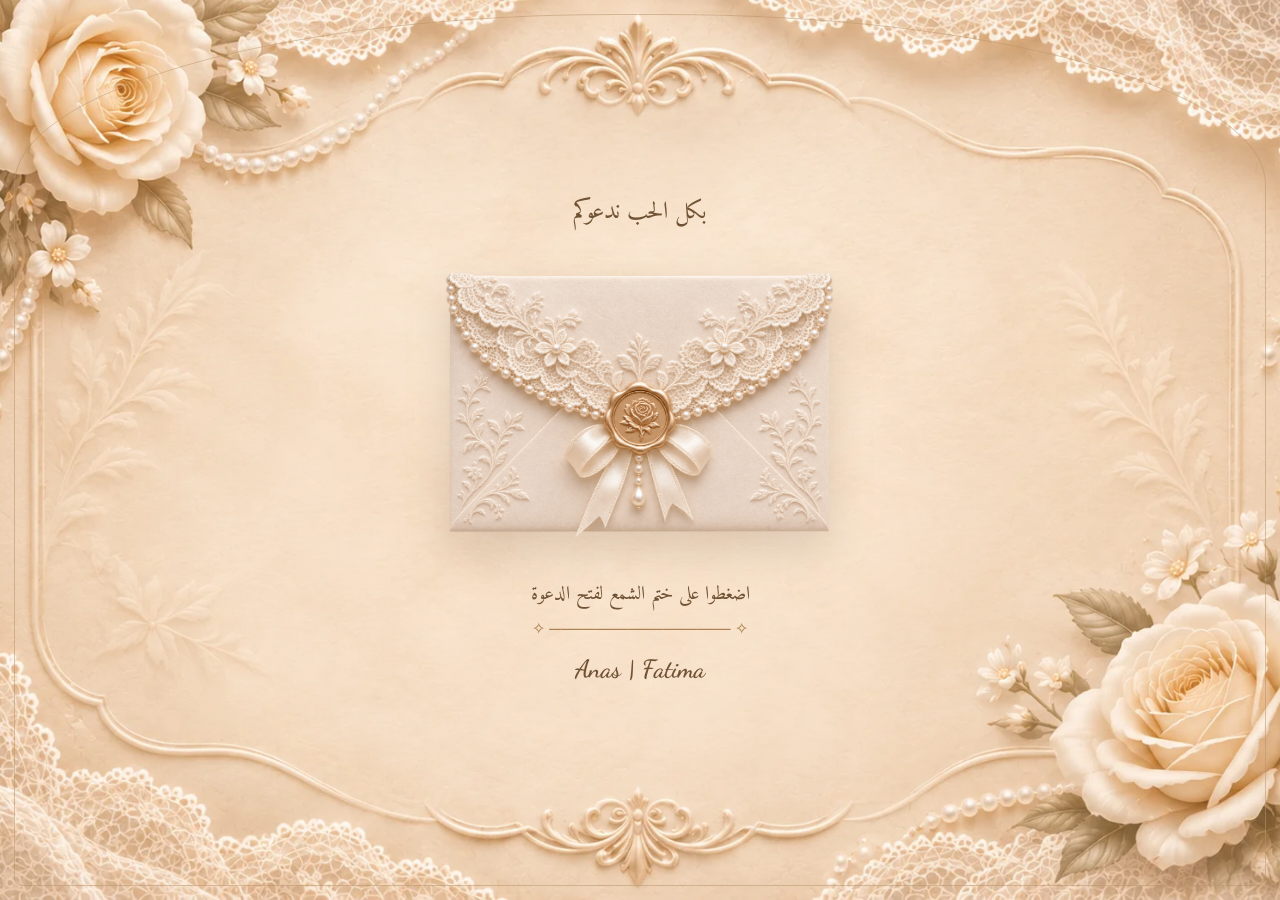
<file: index.html>
<!doctype html>
<html lang="ar" dir="rtl">
<head>
<meta charset="utf-8"><meta name="viewport" content="width=device-width,initial-scale=1">
<meta name="theme-color" content="#ead8c3"><title>دعوة زفاف أنس وفاطمة</title>
<link rel="preconnect" href="https://fonts.googleapis.com">
<link href="https://fonts.googleapis.com/css2?family=Great+Vibes&display=swap" rel="stylesheet">
<link href="https://fonts.googleapis.com/css2?family=Amiri:wght@400;700&family=Cairo:wght@400;500;600;700&display=swap" rel="stylesheet">
<link href="https://fonts.googleapis.com/css2?family=Dancing+Script:wght@400;500;600;700&display=swap" rel="stylesheet">
<link rel="stylesheet" href="style.css">
</head>
<body class="cover-page">
<main class="cover">
  <div class="cover-lace top-lace"></div><div class="cover-lace bottom-lace"></div>
  <div class="cover-flowers flower-left" aria-hidden="true"></div><div class="cover-flowers flower-right" aria-hidden="true"></div>
  <div class="cover-pearl-line" aria-hidden="true"></div>
  <p class="eyebrow">بكل الحب ندعوكم</p>
  <div class="cover-envelope" id="coverEnvelope">
    <a href="invitation.html">
    <img src="assets/lace.webp" alt="ظرف دعوة زفاف مزين بالدانتيل واللؤلؤ والورد" class="envelope-art"></a>
    
  </div>
  <p class="open-hint">اضغطوا على ختم الشمع لفتح الدعوة</p>
  <div class="tiny-ornament">✧ ──────────────── ✧</div>
  <p class="cover-date">Anas <span>|</span> Fatima</p>
</main>
<script>
document.getElementById('openInvitation').addEventListener('click',()=>{
  document.getElementById('coverEnvelope').classList.add('opened');
  setTimeout(()=>location.href='invitation.html',650);
});
</script>
</body></html>
</file>
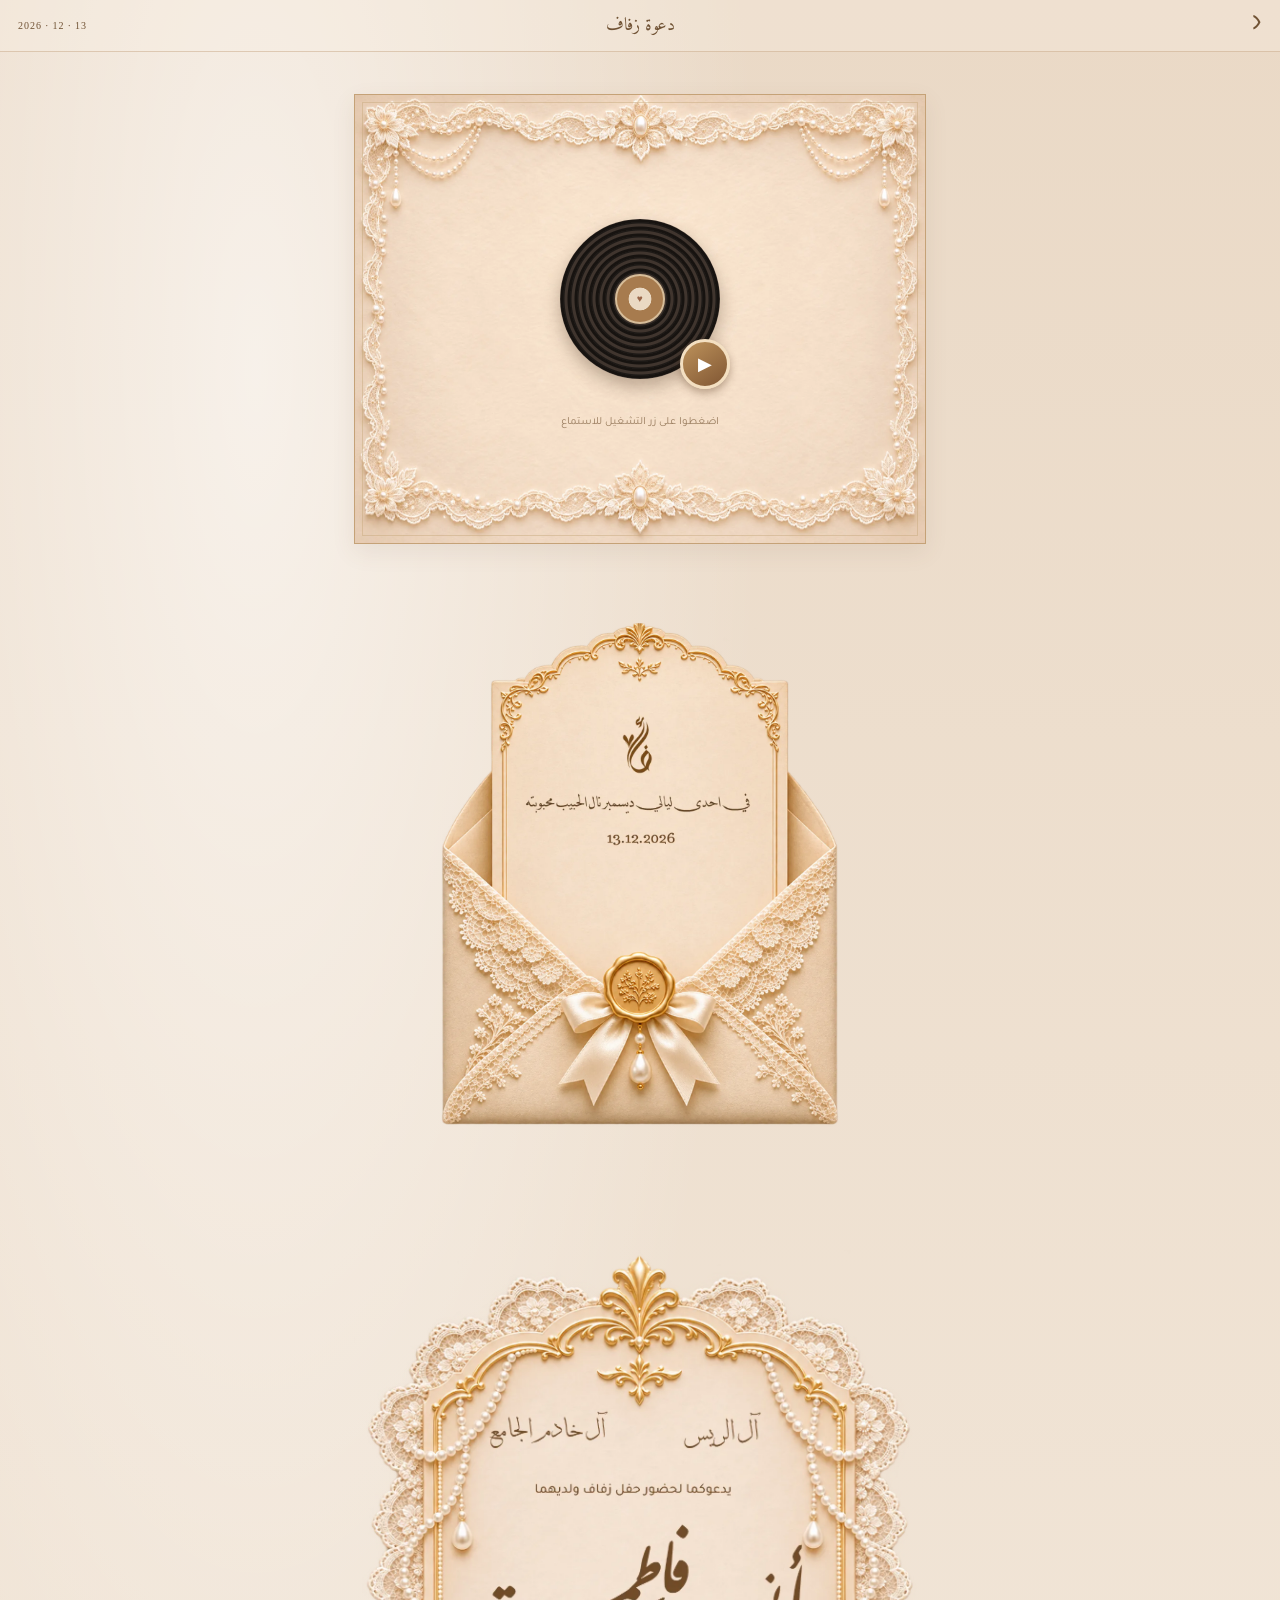
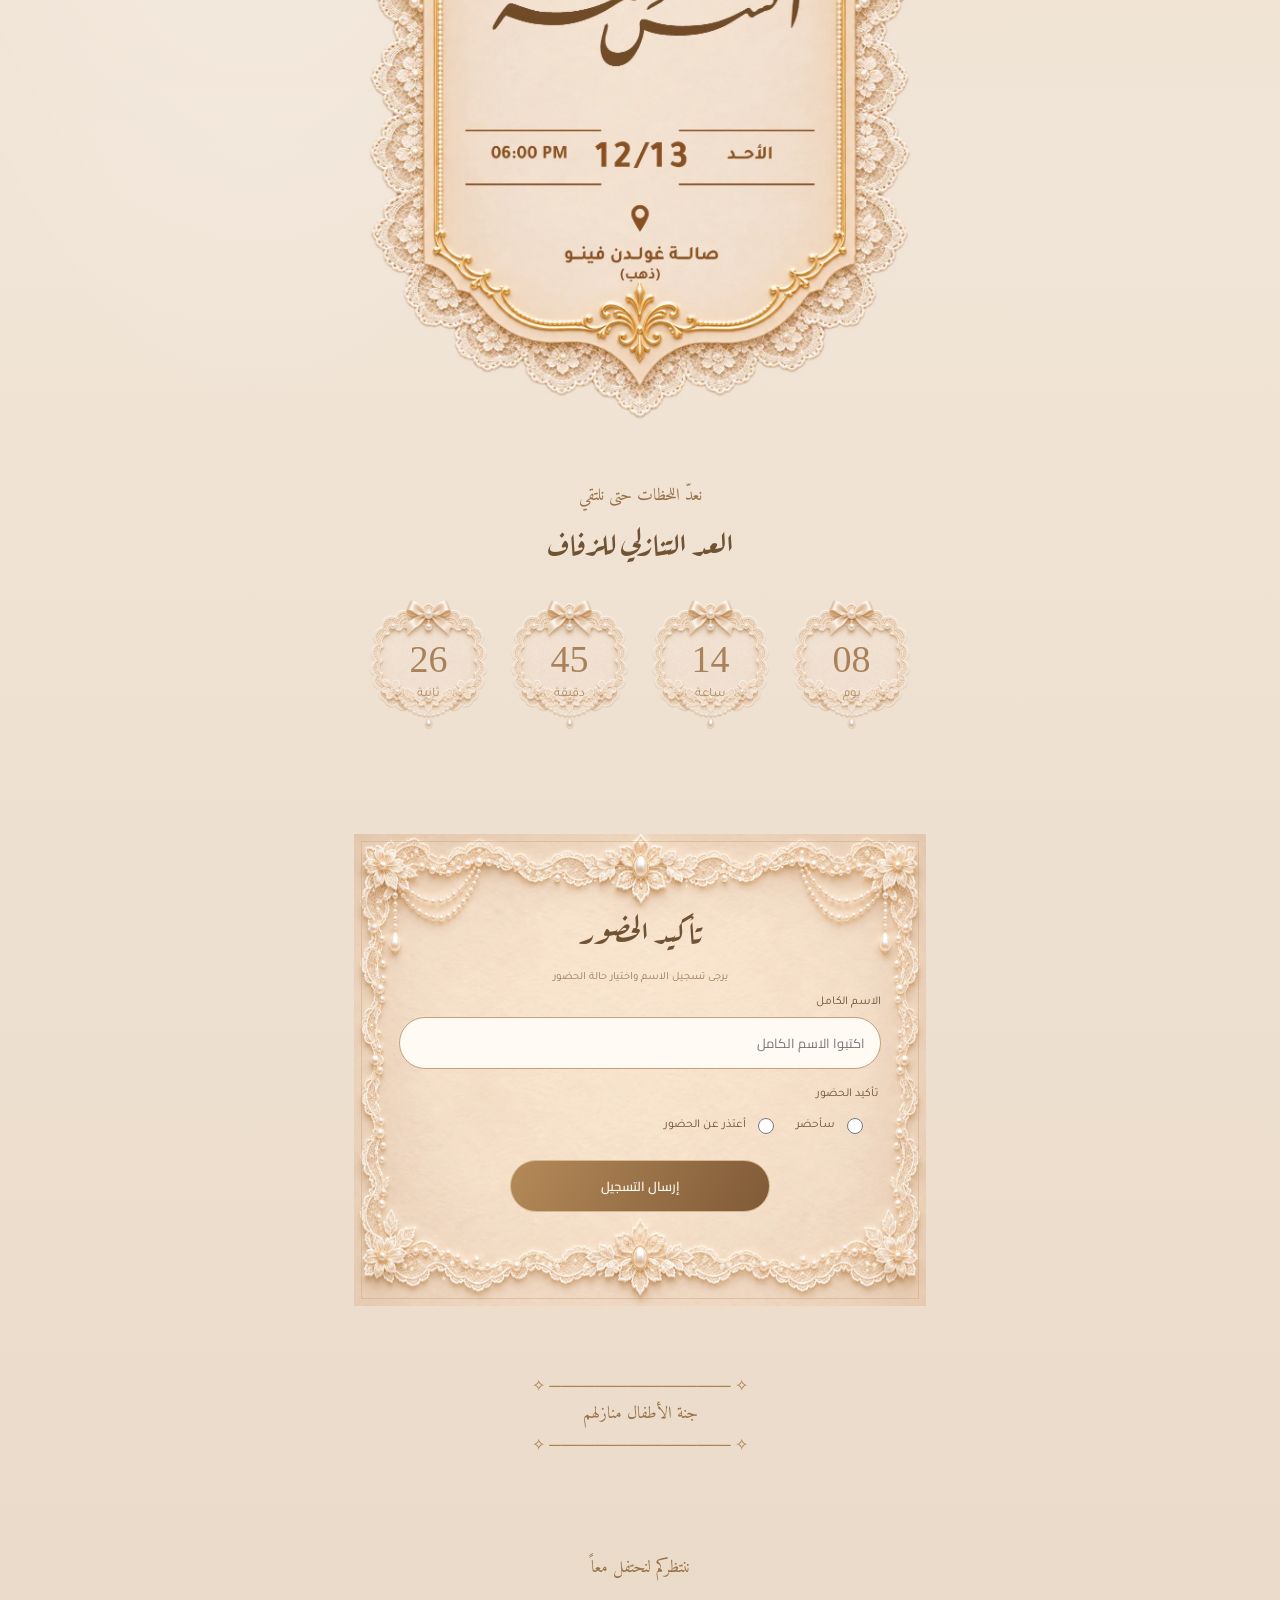
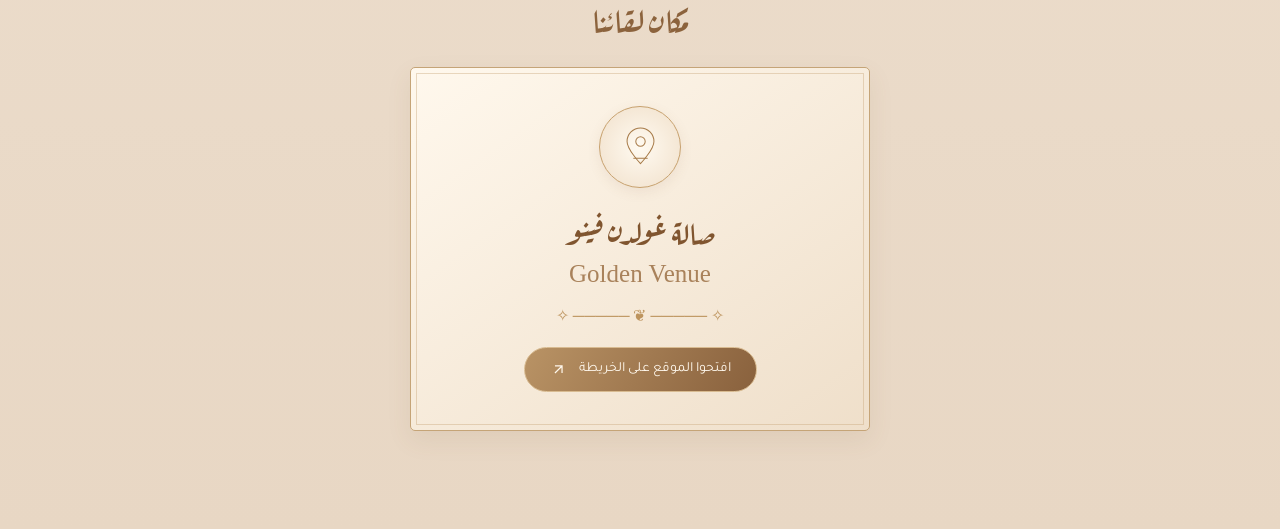
<file: invitation.html>
<!doctype html>
<html lang="ar" dir="rtl">
<head>
<meta charset="utf-8"><meta name="viewport" content="width=device-width,initial-scale=1">
<meta name="theme-color" content="#ead8c3"><title>أنس وفاطمة | دعوة الزفاف</title>
<link rel="preconnect" href="https://fonts.googleapis.com">
<link href="https://fonts.googleapis.com/css2?family=Aref+Ruqaa:wght@400;700&family=Tajawal:wght@400;500;600;700&display=swap" rel="stylesheet">
<link href="https://fonts.googleapis.com/css2?family=Amiri:wght@400;700&family=Cairo:wght@400;500;600;700&display=swap" rel="stylesheet">
<link rel="stylesheet" href="style.css">
</head>
<body class="invite-page">
<header class="topbar"><a href="index.html" aria-label="العودة">‹</a><span>دعوة زفاف</span><small>13 · 12 · 2026</small></header>
<main class="page">
  
  <section class="music-section parchment">
    <div class="record-area">
      <div class="record" id="record"><div class="record-center"><span>♥</span> </div></div>
      <button id="playMusic" class="play-button" aria-label="تشغيل الأغنية">▶</button>
    </div> 
    <p class="helper">اضغطوا على زر التشغيل للاستماع </p>
    <audio id="weddingAudio" preload="none">
  <source src="assets/wedding-song.m4a" type="audio/mp4">
</audio>
  </section>

  <figure class="artwork">
    <img src="assets/openedenvo.webp" alt="تصميم دعوة أنس وفاطمة بزخارف الدانتيل والورد واللؤلؤ والظرف والأسطوانة" style="    margin-top: -75px;
    margin-bottom: -25px;">
  </figure>


    <img class="invitation-image" src="assets/invitation.webp" alt="تصميم دعوة أنس وفاطمة بزخارف الدانتيل والورد واللؤلؤ والظرف والأسطوانة">


 
<section class="countdown-section">
  <p class="section-kicker">نعدّ اللحظات حتى نلتقي</p>
  <h2>العد التنازلي للزفاف</h2>

  <div class="countdown">

    <div class="time-card">
      <b id="days">--</b>
      <small>يوم</small>
    </div>

    <div class="time-card">
      <b id="hours">--</b>
      <small>ساعة</small>
    </div>

    <div class="time-card">
      <b id="minutes">--</b>
      <small>دقيقة</small>
    </div>

    <div class="time-card">
      <b id="seconds">--</b>
      <small>ثانية</small>
    </div>

  </div>

</section>

  <section class="rsvp-section parchment">
    <h2>تأكيد الحضور</h2>
    <p class="helper">يرجى تسجيل الاسم واختيار حالة الحضور</p>
    <form id="rsvpForm">
      <label for="guestName">الاسم الكامل</label>
      <input id="guestName" name="name" type="text" placeholder="اكتبوا الاسم الكامل" autocomplete="name" required>
      <fieldset><legend>تأكيد الحضور</legend>
        <label class="radio"><input type="radio" name="attendance" value="سأحضر" required><span>سأحضر</span></label>
        <label class="radio"><input type="radio" name="attendance" value="أعتذر عن الحضور"><span>أعتذر عن الحضور</span></label>
      </fieldset>
      <button class="submit" type="submit">إرسال التسجيل</button>
      <p id="formStatus" class="status" role="status"></p>
    </form>
  </section>
<section class="venue-section">
  <div class="tiny-ornament">✧ ──────────────── ✧</div>
  <p class="section-kicker">جنة الأطفال منازلهم</p>
    <div class="tiny-ornament">✧ ──────────────── ✧</div>
  </div>
  </section>

<section class="venue-section">
  <p class="section-kicker">ننتظركم لنحتفل معاً</p>
  <h2>مكان لقائنا</h2>

  <div class="venue-card">

    <div class="venue-icon">
      <svg viewBox="0 0 64 64" aria-hidden="true">
        <path d="M32 56S12 35 12 23a20 20 0 1 1 40 0C52 35 32 56 32 56Z"/>
        <circle cx="32" cy="23" r="7"/>
        <path d="M22 48h20"/>
      </svg>
    </div>

    <h3>صالة غولدن فينو</h3>
    <p class="venue-english">Golden Venue</p>

    <div class="venue-divider">
      ✧ ───── ❦ ───── ✧
    </div>

    <a
      href="https://maps.app.goo.gl/zLpwi5FoXKpfQ9C4A"
      target="_blank"
      rel="noopener noreferrer"
      class="venue-button">
      <span>افتحوا الموقع على الخريطة</span>
      <svg viewBox="0 0 24 24" aria-hidden="true">
        <path d="M7 17 17 7M7 7h10v10"/>
      </svg>
    </a>

</section>



 
</main>
<script src="config.js"></script><script src="app.js"></script>
</body></html>
</file>
<file: style.css>
*{box-sizing:border-box} :root{--ink:#705234;--gold:#a77b49;--gold2:#c9a779;--paper:#f8efe3;--bg:#ead9c6}
html{scroll-behavior:smooth}body{margin:0;color:var(--ink);font-family:"Cairo",sans-serif}
.cover-page{background:var(--bg)}
@font-face {
  font-family: "Bickham";
  src: url("assets/fonts/BickhamScriptPro3.woff2")
       format("woff2");
  font-weight: normal;
  font-style: normal;
  font-display: swap;
}
.cover{min-height:100svh;position:relative;overflow:hidden;display:flex;flex-direction:column;align-items:center;justify-content:center;padding:42px 18px;background:radial-gradient(ellipse at 50% 30%,#fff8,transparent 50%),linear-gradient(150deg,#f2e7da,#e5d2bd)}
.cover:before{content:"";position:absolute;inset:14px;border:1px solid #b9956c88;border-radius:48% 48% 8px 8px/170px 170px 8px 8px}
.cover-lace{position:absolute;left:0;right:0;height:120px;opacity:.62;background-image:url("assets/invitation-art.webp");background-size:cover;background-position:top;mask-image:linear-gradient(#000,transparent)}
.top-lace{top:0}.bottom-lace{bottom:0;transform:rotate(180deg)}
.cover-flowers{position:absolute;width:150px;height:190px;background-image:url("assets/Ivory-Rose-and-Golden-Blossoms.webp");background-size:450px auto;background-repeat:no-repeat;opacity:.9;pointer-events:none}
.flower-left{left:-22px;top:6%;background-position:left top}.flower-right{right:-25px;bottom:3%;background-position:right bottom}
.cover-pearl-line{position:absolute;right:-55px;top:12%;height:280px;width:100px;border:6px dotted #fff9ef;border-left:0;border-radius:0 100% 100% 0;filter:drop-shadow(1px 1px 2px #987b5a)}
.eyebrow{font:24px "Amiri",serif;z-index:1;margin:0 0 18px}
.cover-envelope{width:min(88vw,430px);position:relative;z-index:1;transition:transform .6s,opacity .6s;filter:drop-shadow(0 18px 22px #65472e30)}
.envelope-art{width:100%;height:auto;display:block;border-radius:5px;mix-blend-mode:multiply}
.wax-seal{position:absolute;left:50%;top:66%;transform:translate(-50%,-50%);width:66px;height:66px;border-radius:50%;border:4px solid #d6b581;background:radial-gradient(circle at 30% 25%,#dfbd8b,#986a3d 72%);color:#fff1d9;font:30px "Amiri",serif;box-shadow:0 4px 10px #53351f77;cursor:pointer}
.opened{transform:scale(1.04) translateY(-12px);opacity:.1}
.open-hint{font:19px "Amiri",serif;margin:23px 0 8px;z-index:1}.tiny-ornament{color:var(--gold);z-index:1}.cover-date{font-size:25px;margin-top:16px;z-index:1; font-family: "Dancing Script", cursive;
  font-weight: 600;
}
.invite-page{background:#ead9c6;background-image:radial-gradient(ellipse at 20% 10%,#fff9,transparent 35%),linear-gradient(180deg,#ead9c6,#f1e5d7 48%,#e8d7c4)}
.topbar{height:52px;display:flex;align-items:center;justify-content:center;position:relative;border-bottom:1px solid #b9956c66;background:#f8efe355}
.topbar a{position:absolute;right:18px;color:var(--ink);font-size:34px;text-decoration:none}.topbar span{font:18px "Amiri",serif}.topbar small{position:absolute;left:18px;font:10px Georgia;letter-spacing:.1em}
.page{width:min(100%,600px);margin:auto;padding:12px 14px 28px}

.artwork {
  width: 100%;
  margin: 0 auto 20px;
  display: flex;
  justify-content: center;
  align-items: center;
  overflow: visible;
}

.artwork img {
  display: block;
  width: min(100%, 432px);
  max-width: 100%;
  height: auto;
  margin: 0 auto;
  transform: rotate(0deg);
}

.parchment{background-image:url(assets/Elegant-Vintage-Parchment.webp);border:1px solid #c5a277;box-shadow:0 8px 22px #73563f18;position:relative}
.parchment:before{content:"";position:absolute;inset:7px;border:1px solid #c6a77b77;pointer-events:none}
.live-details{text-align:center;padding:30px 20px;margin:60px 0 36px}
.ornament{font:28px "Amiri";color:var(--gold)}.poem{font:700 28px/1.6 "Amiri",serif;margin:5px 0}
.date{font:32px Georgia;letter-spacing:.08em;margin:8px 0 12px}.thin-rule{height:1px;background:#c5a277;width:60%;margin:15px auto}
.family{font:24px "Amiri",serif;margin:10px}.family span{color:var(--gold);padding:0 8px}.invite-copy{font:17px "Amiri",serif;margin:6px}
.live-details h1{font:700 48px "Amiri",serif;margin:0 0 12px}.live-details h1 i{font:italic 22px Georgia;color:var(--gold)}
.details-grid{display:grid;grid-template-columns:repeat(3,1fr);gap:4px;border-top:1px solid #c5a277;border-bottom:1px solid #c5a277;padding:13px 0}
.details-grid>div,.details-grid>a{display:flex;flex-direction:column;gap:4px;align-items:center;text-decoration:none;color:var(--ink);border-left:1px solid #c5a27766}.details-grid>*:last-child{border:0}
.details-grid b{font-size:21px;color:var(--gold)}.details-grid span{font:15px "Amiri",serif}.details-grid small{font-size:10px;color:#9a7958}
.closing{font:23px "Amiri",serif;margin:18px 0 0}
.music-section{text-align:center;padding:25px 20px;margin:0 0 38px}
.section-kicker{font:17px "Amiri",serif;color:#987248;margin:0 0 6px}
h2{font:27px "Amiri",serif;font-weight:400;margin:5px 0 18px}
.record-area{width:180px;height:180px;margin:10px auto 16px;position:relative;display:grid;place-items:center}
.record{width:160px;height:160px;border-radius:50%;background:repeating-radial-gradient(circle,#171310 0 2px,#40352e 3px 5px,#1d1916 6px 7px);box-shadow:0 8px 17px #49301f55;display:grid;place-items:center}
.record:after{content:"";position:absolute;width:46px;height:46px;border-radius:50%;background:radial-gradient(circle,#ead9c3 0 34%,#a77b4e 36% 100%);border:2px solid #d7bd99}
.record-center{z-index:1;font:10px Georgia;color:#694b2d}.record-center span{color:#986548}
.record.playing{animation:spin 5s linear infinite}
.play-button{position:absolute;bottom:0;right:0;width:50px;height:50px;border:3px solid #f3dfc1;border-radius:50%;background:linear-gradient(145deg,#bd925b,#805633);color:white;font-size:18px;cursor:pointer;box-shadow:0 4px 9px #5b3d2366}
.helper{font-size:11px;color:#987b5d}.youtube-player{width:100%;aspect-ratio:16/9;margin:16px auto 0}.youtube-player iframe{width:100%;height:100%;border:0;border-radius:8px}

.countdown-section {
  text-align: center;
  margin: 30px auto 45px;
  padding: 25px 10px;
}

.countdown {
  display: grid;
  grid-template-columns: repeat(4, minmax(0, 1fr));
  gap: 12px;
  direction: rtl;
  width: 100%;
  max-width: 820px;
  margin: 35px auto;
}

.time-card {
  position: relative;
  aspect-ratio: 1 / 1;
  min-width: 0;
  display: flex;
  flex-direction: column;
  align-items: center;
  justify-content: center;
  gap: 5px;
  background: url("assets/countdown-frame.webp") center / 100% 100% no-repeat;
  padding: 22px 10px 12px;
  box-sizing: border-box;
}

.time-card b {
  color: #A9825B;
  font: 400 clamp(23px, 4vw, 38px) Georgia, serif;
  line-height: 1.2;
  z-index: 1;
}

.time-card small {
  color: #B18B68;
  font-size: 13px;
  z-index: 1;
}

@media (max-width: 480px) {
  .countdown {
    gap: 3px;
  }

  .time-card {
    padding: 20px 3px 10px;
  }

  .time-card b {
    font-size: 23px;
  }

  .time-card small {
    font-size: 10px;
  }
}

.rsvp-section{text-align:center;padding:66px 45px;margin-bottom:28px}
#rsvpForm{text-align:right;position:relative}#rsvpForm>label,fieldset legend{font-size:12px;margin-bottom:8px;display:block}
#guestName{width:100%;border:1px solid #c5a277;border-radius:30px;padding:13px 15px;background:#fffaf4;font:13px "Cairo",sans-serif;color:var(--ink);outline:none}
fieldset{border:0;padding:0;margin:18px 0}fieldset legend{margin-bottom:9px}
.radio{display:inline-flex;align-items:center;gap:7px;margin:5px 15px 5px 0;font-size:12px}.radio input{accent-color:#987248;width:16px;height:16px}
.submit{display:block;width:min(100%,260px);margin:10px auto 0;padding:13px;border:1px solid #d6b98e;border-radius:30px;background:linear-gradient(120deg,#b48a59,#805a37);color:#fff8ed;font:600 13px "Cairo",sans-serif;cursor:pointer}
.status{text-align:center;font-size:11px;min-height:18px;margin:10px 0 0}
footer{text-align:center;color:#98744f;padding:5px 0 30px;font:24px "Amiri",serif}footer p{margin:2px;font-size:21px}footer small{font:10px Georgia;letter-spacing:.08em}
@keyframes spin{to{transform:rotate(360deg)}}
@media(max-width:370px){.page{padding-left:9px;padding-right:9px}.artwork{margin-left:-9px;margin-right:-9px}.poem{font-size:24px}.live-details h1{font-size:41px}.details-grid span{font-size:13px}.countdown{gap:4px}.countdown b{font-size:23px}}
@media(prefers-reduced-motion:reduce){html{scroll-behavior:auto}*,*:before,*:after{animation:none!important;transition:none!important}}
.youtube-player {
  position: absolute !important;
  width: 1px !important;
  height: 1px !important;
  overflow: hidden !important;
  opacity: 0 !important;
  pointer-events: none !important;
  clip-path: inset(50%);
}

.youtube-player iframe {
  width: 1px;
  height: 1px;
  border: 0;
}
.music-section {
  background-image: url("assets/Elegant-Vintage-Parchment.webp");
  background-size: 100% 100%;
  background-position: center;
  background-repeat: no-repeat;

  width: 100%;
  min-height: 450px;
  box-sizing: border-box;

  display: flex;
  flex-direction: column;
  align-items: center;
  justify-content: center;

  padding: 65px 55px;
  margin: 30px auto;
}
.invitation-image {
  display: block;
  width: 100%;
  max-width: 600px;
  height: auto;
  margin: 0 auto;
  object-fit: contain;
}
.rsvp-section {
  background-color: transparent;
  background-size: 100% 100%;
  background-repeat: no-repeat;
  background-position: center;
  border: none;
  box-shadow: none;
}
/* النصوص */
body {
  font-family: "Tajawal", sans-serif;
}
.cover {
  background:
    linear-gradient(rgba(246, 232, 215, .12), rgba(246, 232, 215, .12)),
    url("assets/cover-background.webp") center / cover no-repeat;
}
.cover-flowers,
.cover-lace,
.cover-pearl-line {
  display: none;
}

/* العناوين بطابع Vintage */
h1,
h2,
h3,
footer
{
  font-family: "Aref Ruqaa", serif;
  font-weight: 400;
}

/* حجم العناوين */
h2 {
  font-size: 32px;
  line-height: 1.5;
}

/* عنوان الدعوة الرئيسي */
.live-details h1 {
  font-family: "Aref Ruqaa", serif;
  font-size: 48px;
}
.venue-section {
  width: 100%;
  text-align: center;
  margin: 45px auto;
  padding: 25px 12px;
}

.venue-section h2 {
  font-family: "Aref Ruqaa", serif;
  font-size: 34px;
  color: #8c633d;
  margin: 8px 0 25px;
}

.venue-card {
  position: relative;
  width: 100%;
  max-width: 460px;
  margin: auto;
  padding: 38px 20px;
  text-align: center;
  background: linear-gradient(145deg, #fff8ed, #efdfca);
  border: 1px solid #c5a477;
  box-shadow: 0 9px 25px #80604418;
  outline: 1px solid #c5a47766;
  outline-offset: -7px;
  border-radius: 5px;
}

.venue-icon {
  width: 82px;
  height: 82px;
  margin: 0 auto 17px;
  display: grid;
  place-items: center;
  border: 1px solid #c7a16e;
  border-radius: 50%;
  background: radial-gradient(circle, #fffaf1, #f0dfc9);
  box-shadow: 0 4px 13px #87613b18;
}

.venue-icon svg {
  width: 43px;
  height: 43px;
  fill: none;
  stroke: #a77b49;
  stroke-width: 1.5;
  stroke-linecap: round;
  stroke-linejoin: round;
}

.venue-card h3 {
  font-family: "Aref Ruqaa", serif;
  font-size: 32px;
  font-weight: 400;
  color: #80552f;
  margin: 8px 0 2px;
}

.venue-english {
  font-family: "Great Vibes", cursive;
  font-size: 25px;
  color: #a9825b;
  margin: 5px 0 15px;
}

.venue-divider {
  color: #bd945e;
  font-size: 16px;
  margin: 18px auto;
}

.venue-button {
  display: flex;
  width: fit-content;
  max-width: 100%;
  margin: 0 auto;
  padding: 13px 25px;
  align-items: center;
  justify-content: center;
  gap: 12px;
  background: linear-gradient(120deg, #b99365, #89613d);
  border: 1px solid #d8bb91;
  border-radius: 35px;
  color: #fff8ed !important;
  text-decoration: none !important;
  font-family: "Tajawal", sans-serif;
  font-size: 14px;
  transition: .3s ease;
}

.venue-button svg {
  width: 17px;
  height: 17px;
  fill: none;
  stroke: currentColor;
  stroke-width: 1.7;
}

.venue-button:hover {
  transform: translateY(-3px);
  box-shadow: 0 7px 15px #805a3730;
}

/* =================================
   LUXURY WEDDING TRANSITIONS
================================= */

/* ظهور الأقسام تدريجياً */
.js-transitions .artwork,
.js-transitions .invitation-image,
.js-transitions .music-section,
.js-transitions .countdown-section,
.js-transitions .rsvp-section,
.js-transitions .venue-section,
.js-transitions footer {
  opacity: 0;
  transform: translateY(24px);
  transition:
    opacity 1s ease,
    transform 1s cubic-bezier(.22,.61,.36,1);
}

/* عندما يظهر القسم */
.js-transitions .is-visible {
  opacity: 1;
  transform: translateY(0);
}

/* ظهور العناوين بتأخير بسيط */
.js-transitions .section-kicker,
.js-transitions h2 {
  transition:
    opacity 1.1s ease,
    transform 1.1s ease;
}

/* الصور تظهر بنعومة */
.artwork img,
.invitation-image {
  transition: transform 1.2s ease;
 
}

/* حركة خفيفة عند مرور الماوس */
@media (hover: hover) {
  .venue-button,
  .submit {
    transition:
      transform .35s ease,
      box-shadow .35s ease;
  }

  .venue-button:hover,
  .submit:hover {
    transform: translateY(-2px);
  }
}

/* انتقال الصفحة عند فتحها */
body {
  animation: pageFadeIn .9s ease both;
}

@keyframes pageFadeIn {
  from {
    opacity: 0;
  }
  to {
    opacity: 1;
  }
}

/* احترام إعدادات تقليل الحركة */
@media (prefers-reduced-motion: reduce) {
  *,
  *::before,
  *::after {
    animation-duration: .01ms !important;
    transition-duration: .01ms !important;
    scroll-behavior: auto !important;
  }

  .js-transitions .artwork,
  .js-transitions .invitation-image,
  .js-transitions .music-section,
  .js-transitions .countdown-section,
  .js-transitions .rsvp-section,
  .js-transitions .venue-section,
  .js-transitions footer {
    opacity: 1;
    transform: none;
  }
}
.cover-envelope,
.closed-envelope {
  transition:
    transform 1s cubic-bezier(.22,.61,.36,1),
    opacity 1s ease;
}

.cover-envelope.opened,
.closed-envelope.opening {
  transform: translateY(-25px) scale(1.04);
  opacity: 0;
}
</file>
